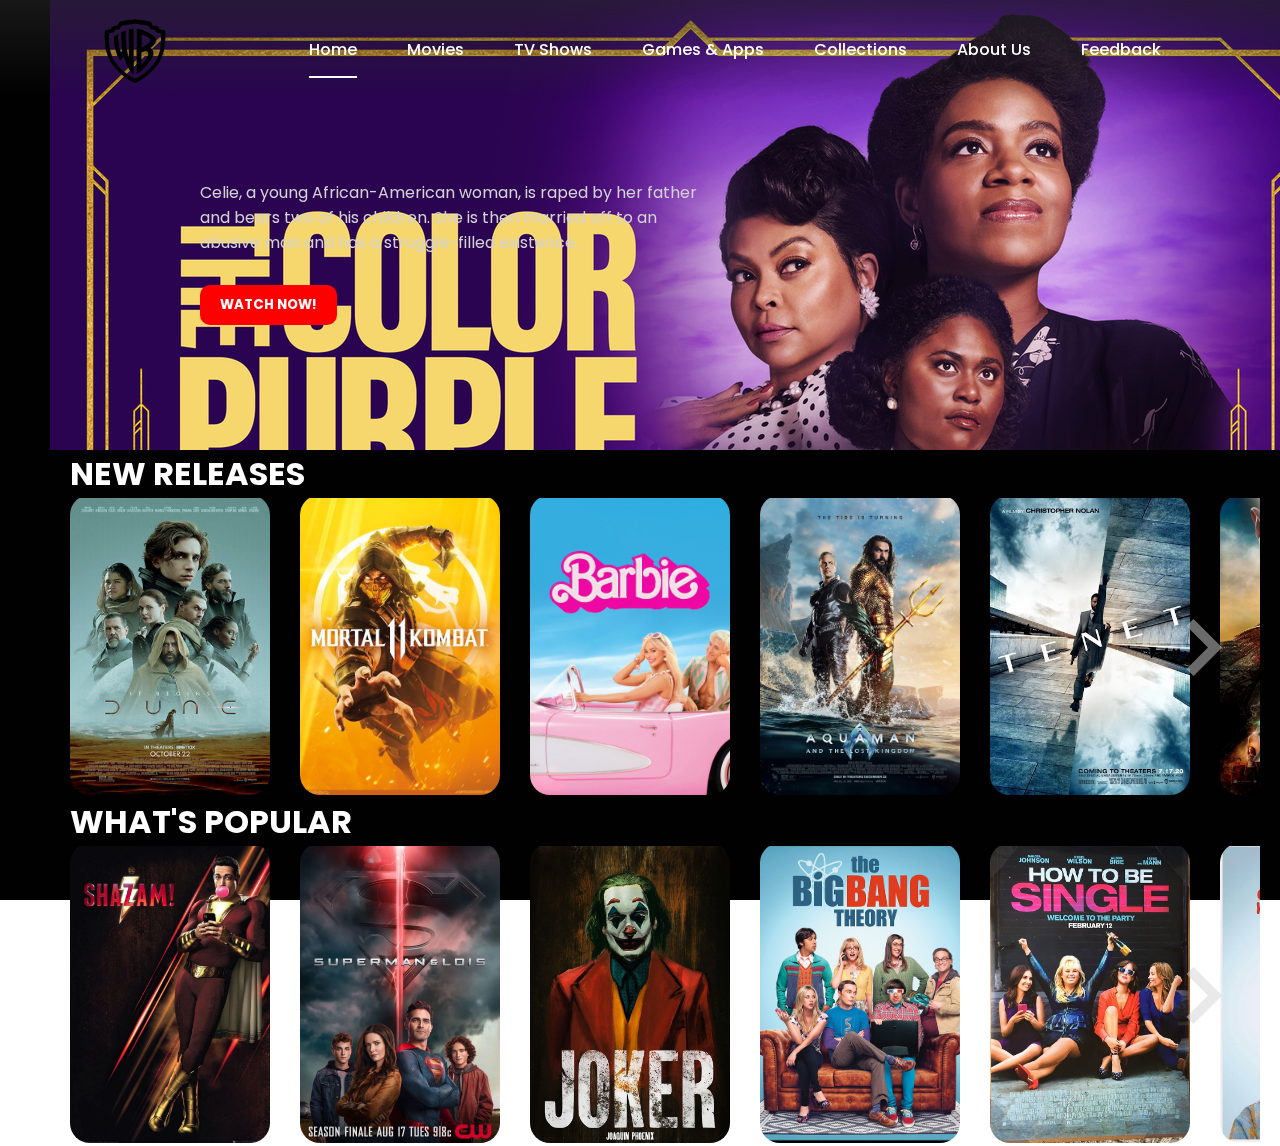
<file: index.html>
<!DOCTYPE html>
<html lang="en">
<head>
    <meta charset="UTF-8">
    <meta http-equiv="X-UA-Compatible" content="IE=edge">
    <meta name="viewport" content="width=device-width, initial-scale=1.0">
    <link href='https://unpkg.com/boxicons@2.1.4/css/boxicons.min.css' rel='stylesheet'>
    <link rel="icon" type="image/x-icon" href="cutouticon.png">
    <link rel="stylesheet" href="index2.css">
    <title>Warner Bros | Home</title>
</head>
<body>
    <div class="video-background">
        <video autoplay muted loop id="backgroundVideo">
            <source src="background.mp4" type="video/mp4">
        </video>
    </div>
    <div class="wrapper1">
        <nav class="nav">
            <div class="nav-logo">
                <img class="nav-logo" src="cutouticon.png" alt="logo" style="width: 80px; height: auto; position: absolute; margin-top: 19px;">
            </div>
            <div class="nav-menu" id="navMenu">
                <ul>
                    <li><a href="index.html" class="link active">Home</a></li>
                    <li><a href="movies.html" class="link">Movies</a></li>
                    <li><a href="tvshows.html" class="link ">TV Shows</a></li>
                     <li><a href="games&apps.html" class="link">Games & Apps</a></li>
                    <li><a href="collections.html" class="link">Collections</a></li>
                    <li><a href="aboutus.html" class="link">About Us</a></li>
                    <li><a href="feedback.html" class="link">Feedback</a></li>
                </ul>
            </div>
           
            <div class="nav-menu-btn">
                <i class="bx bx-menu" onclick="myMenuFunction()"></i>
            </div>
        </nav>
    </div>
    <div class="container">
        <div class="content-container">
            <div class="featured-content" style="background:url('thecolourpurple.jpg');">
                <p class="featured-desc">Celie, a young African-American woman, is raped by her father and bears two of his children. She is then married off to an abusive man and has a struggle-filled existence.</p>
                <button class="featured-button">WATCH NOW!</button>
            </div>
            <div class="movie-list-container">
                <h1 class="movie-list-title">NEW RELEASES</h1>
                <div class="movie-list-wrapper">
                    <div class="movie-list">
                        <div class="movie-list-item">
                            <img class="movie-list-item-img" src="dune2.jpg" alt="">
                            <span class="movie-list-item-title">Dune</span>
                            <p class="movie-list-item-desc">Paul Atreides arrives on Arrakis after his father accepts the stewardship of the dangerous planet. However, chaos ensues after a betrayal as forces clash to control melange, a precious resource.</p>
                           <button onclick="window.location.href='https://www.youtube.com/watch?v=n9xhJrPXop4'" class="movie-list-item-button">Watch</button>
                        </div>
                        <div class="movie-list-item">
                            <img class="movie-list-item-img" src="mk11.jpg" alt="">
                            <span class="movie-list-item-title">Mortal Kombat</span>
                            <p class="movie-list-item-desc">Cole Young, a washed-up MMA fighter, is chosen to join a team of champions in a high-stakes battle to prevent the Earth from being taken over by Outworld.</p>
                            <button class="movie-list-item-button">Watch</button>
                        </div>
                        <div class="movie-list-item">
                            <img class="movie-list-item-img" src="barbie.jpg" alt="">
                            <span class="movie-list-item-title">Barbie</span>
                            <p class="movie-list-item-desc">Barbie and Ken are having the time of their lives in the colorful and seemingly perfect world of Barbie Land. However, when they get a chance to go to the real world, they soon discover the joys and perils of living among humans.</p>
                            <button class="movie-list-item-button">Watch</button>
                        </div>
                        <div class="movie-list-item">
                            <img class="movie-list-item-img" src="aquaman2.jpg" alt="">
                            <span class="movie-list-item-title">Aquaman 2</span>
                            <p class="movie-list-item-desc">Half-human, half-Atlantean Arthur Curry must take his rightful place as the king of Atlantis and prevent a large-scale conflict from breaking out between the underwater kingdom and the surface world.</p>
                            <button class="movie-list-item-button">Watch</button>
                        </div>
                        <div class="movie-list-item">
                            <img class="movie-list-item-img" src="tenetfinal.jpg" alt="">
                            <span class="movie-list-item-title">Tenet</span>
                            <p class="movie-list-item-desc">Armed with only the word "Tenet," and fighting for the survival of the entire world, CIA operative, The Protagonist, journeys through a twilight world of international espionage on a global mission that unfolds beyond real time.</p>
                            <button class="movie-list-item-button">Watch</button>
                        </div>
                        <div class="movie-list-item">
                            <img class="movie-list-item-img" src="blackadam2.jpg" alt="">
                            <span class="movie-list-item-title">Black Adam</span>
                            <p class="movie-list-item-desc">After being granted with the divine power of the Egyptian Gods and spending almost 5000 years in a guardhouse, Black Adam is freed and he decides to unloose his own style of justice to the world.</p>
                           <button class="movie-list-item-button">Watch</button>
                        </div>
                        <div class="movie-list-item">
                            <img class="movie-list-item-img" src="wonka.jpeg" alt="">
                            <span class="movie-list-item-title">Wonka</span>
                            <p class="movie-list-item-desc">With dreams of opening a shop in a city renowned for its chocolate, a young and poor Willy Wonka discovers that the industry is run by a cartel of greedy chocolatiers.</p>
                            <button class="movie-list-item-button">Watch</button>
                        </div>
                        <div class="movie-list-item">
                            <img class="movie-list-item-img" src="spacejam.jpg" alt="">
                            <span class="movie-list-item-title">Space Jam</span>
                            <p class="movie-list-item-desc">LeBron James and his son, Dom, find themselves trapped in a virtual world. In order to get out, LeBron must team up with the Looney Tunes Squad and defeat an algorithm in a basketball match.</p>
                            <button class="movie-list-item-button">Watch</button>
                        </div>
                        <div class="movie-list-item">
                            <img class="movie-list-item-img" src="theflash.jpg" alt="">
                            <span class="movie-list-item-title">The Flash</span>
                            <p class="movie-list-item-desc">Barry Allen goes back in time to change the events of his past. However, as a result, the world is devoid of its superheroes.</p>
                            <button class="movie-list-item-button">Watch</button>
                        </div>
                         <div class="movie-list-item">
                            <img class="movie-list-item-img" src="rom2.jpg" alt="">
                            <span class="movie-list-item-title">A Star is Born</span>
                            <p class="movie-list-item-desc">After falling in love with struggling artist Ally, Jackson, a musician, coaxes her to follow her dreams, while he battles with alcoholism and his personal demons.</p>
                           <button class="movie-list-item-button">Watch</button>
                        </div>
                    </div>
                    <i class="bx bx-chevron-right arrow"></i>
                </div>
            </div>
            <div class="movie-list-container">
                <h1 class="movie-list-title">WHAT'S POPULAR</h1>
                
                <div class="movie-list-wrapper">
                    <div class="movie-list">
                        <div class="movie-list-item">
                            <img class="movie-list-item-img" src="sci2.webp" alt="">
                            <span class="movie-list-item-title">Shazam 2</span>
                            <p class="movie-list-item-desc">This latest entry in the Monsterverse franchise follows up the explosive showdown of Godzilla vs. Kong with an all-new cinematic adventure, pitting the almighty Kong and the fearsome Godzilla against a colossal undiscovered threat hidden within our world, challenging their very existence -- and our own.</p>
                            <button class="movie-list-item-button">Watch</button>
                        </div>
                        <div class="movie-list-item">
                            <img class="movie-list-item-img" src="tvshow4.jpg" alt="">
                            <span class="movie-list-item-title">Superman and Lois</span>
                            <p class="movie-list-item-desc">Married with two sons, Jonathan and Jordan, Clark Kent and Lois Lane head back to Smallville to reunite with their closest friends. Things take a turn when The Stranger wreaks havoc in their lives.</p>
                            <button class="movie-list-item-button">Watch</button>
                        </div>
                        <div class="movie-list-item">
                            <img class="movie-list-item-img" src="joker.jpg" alt="">
                            <span class="movie-list-item-title">Joker</span>
                            <p class="movie-list-item-desc">Arthur Fleck, a party clown, leads an impoverished life with his ailing mother. However, when society shuns him and brands him as a freak, he decides to embrace the life of crime and chaos.</p>
                            <button class="movie-list-item-button">Watch</button>
                        </div>
                        <div class="movie-list-item">
                            <img class="movie-list-item-img" src="tbbt.jpg" alt="">
                            <span class="movie-list-item-title">TBBT</span>
                            <p class="movie-list-item-desc">The Big Bang Theory is an American television sitcom created by Chuck Lorre and Bill Prady, both of whom served as executive producers on the series, along with Steven Molaro. All three also served as head writers.</p>
                            <button class="movie-list-item-button">Watch</button>
                        </div>
                        <div class="movie-list-item">
                            <img class="movie-list-item-img" src="rom1.jpg" alt="">
                            <span class="movie-list-item-title">How to Be Single</span>
                            <p class="movie-list-item-desc">Alice moves to New York and befriends Robin, her carefree co-worker. Together, they go in search of different ideas about love and relationships by living a single life.</p>
                            <button class="movie-list-item-button">Watch</button>
                        </div>
                        <div class="movie-list-item">
                            <img class="movie-list-item-img" src="tvshow9.jpg" alt="">
                            <span class="movie-list-item-title">Young Sheldon</span>
                            <p class="movie-list-item-desc">Sheldon Cooper, a bona fide genius, has been promoted four grades. Meanwhile, he struggles to fit in with his unintellectual family in Texas.</p>
                            <button class="movie-list-item-button">Watch</button>
                        </div>
                        <div class="movie-list-item">
                            <img class="movie-list-item-img" src="tvshow8.jpg" alt="">
                            <span class="movie-list-item-title">You</span>
                            <p class="movie-list-item-desc">What would you do for love? For Joe, an intense young man who frequently becomes smitten with beautiful, smart women, this question is put to the test. A charming yet awkward crush becomes something more sinister when love turns into obsession for Joe.</p>
                            <button onclick="window.location.href='https://www.google.com'" class="movie-list-item-button">Watch</button>
                        </div>
                        <div class="movie-list-item">
                            <img class="movie-list-item-img" src="elvis.jpg" alt="">
                            <span class="movie-list-item-title">Elvis</span>
                            <p class="movie-list-item-desc">Whilst on a mission to transform the mainstream rock and roll culture of the USA, singer Elvis Presley uses his fame to highlight racism within the country.</p>
                            <button onclick="window.location.href='https://www.google.com'" class="movie-list-item-button">Watch</button>
                        </div>
                        <div class="movie-list-item">
                            <img class="movie-list-item-img" src="suicidesquad.jpg" alt="">
                            <span class="movie-list-item-title">Suicide Squad</span>
                            <p class="movie-list-item-desc">Amanda Waller assembles a team of imprisoned supervillains to execute dangerous black-ops missions. When an ancient witch threatens to destroy mankind, the squad is tasked with stopping her.</p>
                            <button onclick="window.location.href='https://www.google.com'" class="movie-list-item-button">Watch</button>
                        </div>
                        <div class="movie-list-item">
                            <img class="movie-list-item-img" src="ani1.jpg" alt="">
                            <span class="movie-list-item-title">DC League of Super-Pets</span>
                            <p class="movie-list-item-desc">When Superman and the rest of the league get kidnapped by Lex Luthor, it is up to Superdog Krypto to rescue them. He finds a group of shelter pets with superpowers and convinces them to help him.</p>
                            <button onclick="window.location.href='https://www.google.com'" class="movie-list-item-button">Watch</button>
                        </div>
                    </div>
                    <i class="bx bx-chevron-right arrow"></i>
                </div>
            </div>
        </div>
    </div>
    <script src="index2.js"></script>
</body>
</html>
</file>
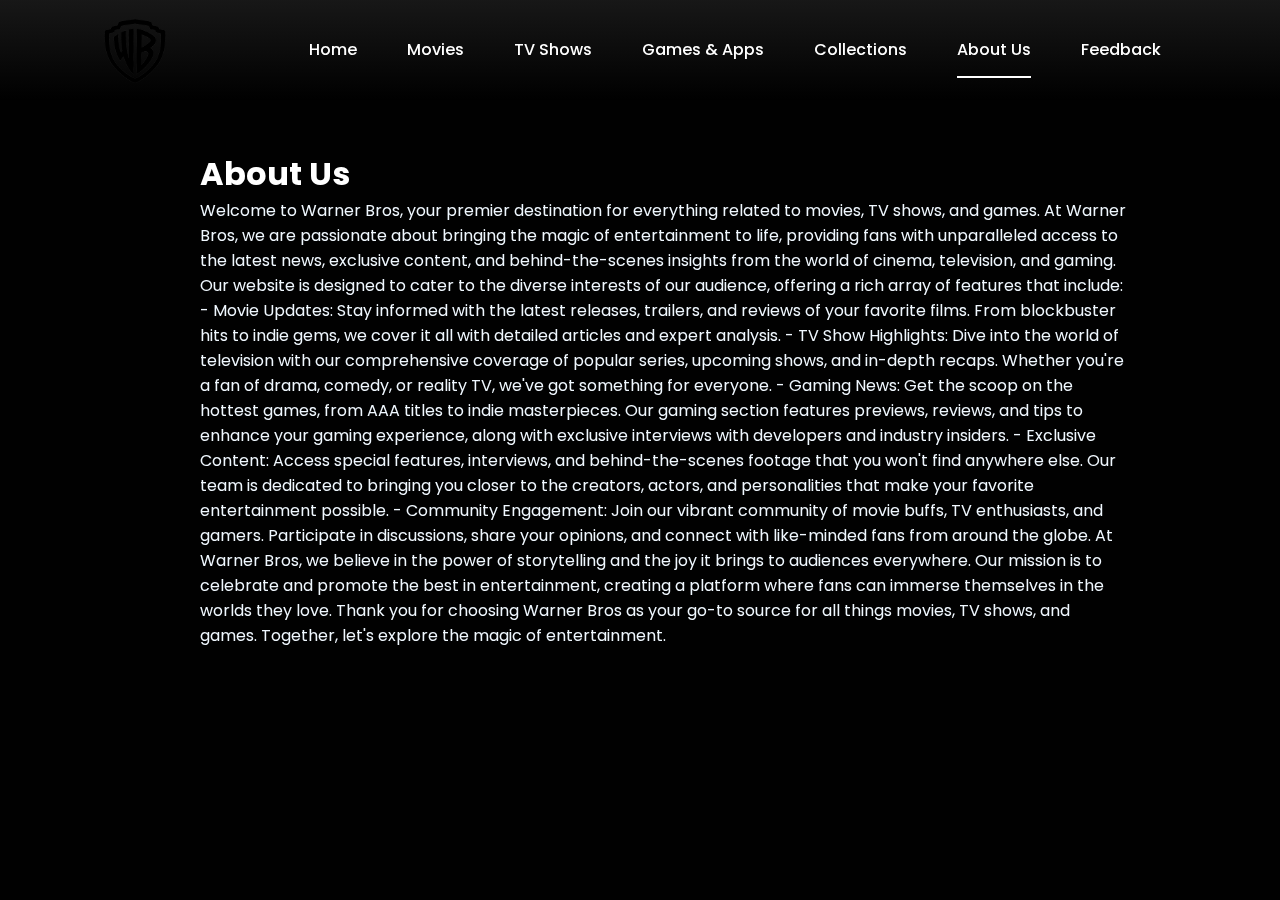
<file: aboutus.html>
<!DOCTYPE html>
<html lang="en">
<head>
    <meta charset="UTF-8">
    <meta http-equiv="X-UA-Compatible" content="IE=edge">
    <meta name="viewport" content="width=device-width, initial-scale=1.0">
    <link href='https://unpkg.com/boxicons@2.1.4/css/boxicons.min.css' rel='stylesheet'>
    <link rel="icon" type="image/x-icon" href="cutouticon.png">
    <link rel="stylesheet" href="index2.css">
    <title>Warner Bros | About Us</title>
</head>
<body>
     <div class="video-background">
        <video autoplay muted loop id="backgroundVideo">
            <source src="background.mp4" type="video/mp4">
        </video>
    </div>
 <div class="wrapper1">
        <nav class="nav">
            <div class="nav-logo">
                <img class="nav-logo" src="cutouticon.png" alt="logo" style="width: 80px; height: auto; position: absolute; margin-top: 19px;">
            </div>
            <div class="nav-menu" id="navMenu">
                <ul>
                    <li><a href="index.html" class="link">Home</a></li>
                    <li><a href="movies.html" class="link">Movies</a></li>
                    <li><a href="tvshows.html" class="link">TV Shows</a></li>
                    <li><a href="games&apps.html" class="link">Games & Apps</a></li>
                    <li><a href="collections.html" class="link">Collections</a></li>
                    <li><a href="aboutus.html" class="link active">About Us</a></li>
                    <li><a href="feedback.html" class="link">Feedback</a></li>
                </ul>
            </div>
           
         
        </nav>
    </div>
    <div class="container">
    <div class="container">
        <div class="content-container">
            <div class="featured-content">
                <h1>About Us</h1>
                <p style="color: aliceblue;">
            
                    Welcome to Warner Bros, your premier destination for everything related to movies, TV shows, and games. At Warner Bros, we are passionate about bringing the magic of entertainment to life, providing fans with unparalleled access to the latest news, exclusive content, and behind-the-scenes insights from the world of cinema, television, and gaming.
                    
                    Our website is designed to cater to the diverse interests of our audience, offering a rich array of features that include:
                    - Movie Updates: Stay informed with the latest releases, trailers, and reviews of your favorite films. From blockbuster hits to indie gems, we cover it all with detailed articles and expert analysis.
                    - TV Show Highlights: Dive into the world of television with our comprehensive coverage of popular series, upcoming shows, and in-depth recaps. Whether you're a fan of drama, comedy, or reality TV, we've got something for everyone.
                    - Gaming News: Get the scoop on the hottest games, from AAA titles to indie masterpieces. Our gaming section features previews, reviews, and tips to enhance your gaming experience, along with exclusive interviews with developers and industry insiders.
                    - Exclusive Content: Access special features, interviews, and behind-the-scenes footage that you won't find anywhere else. Our team is dedicated to bringing you closer to the creators, actors, and personalities that make your favorite entertainment possible.
                    - Community Engagement: Join our vibrant community of movie buffs, TV enthusiasts, and gamers. Participate in discussions, share your opinions, and connect with like-minded fans from around the globe.
                    
                    At Warner Bros, we believe in the power of storytelling and the joy it brings to audiences everywhere. Our mission is to celebrate and promote the best in entertainment, creating a platform where fans can immerse themselves in the worlds they love. Thank you for choosing Warner Bros as your go-to source for all things movies, TV shows, and games. Together, let's explore the magic of entertainment.</p>
              
            </div>
    </div>
</body>
</html>
</file>
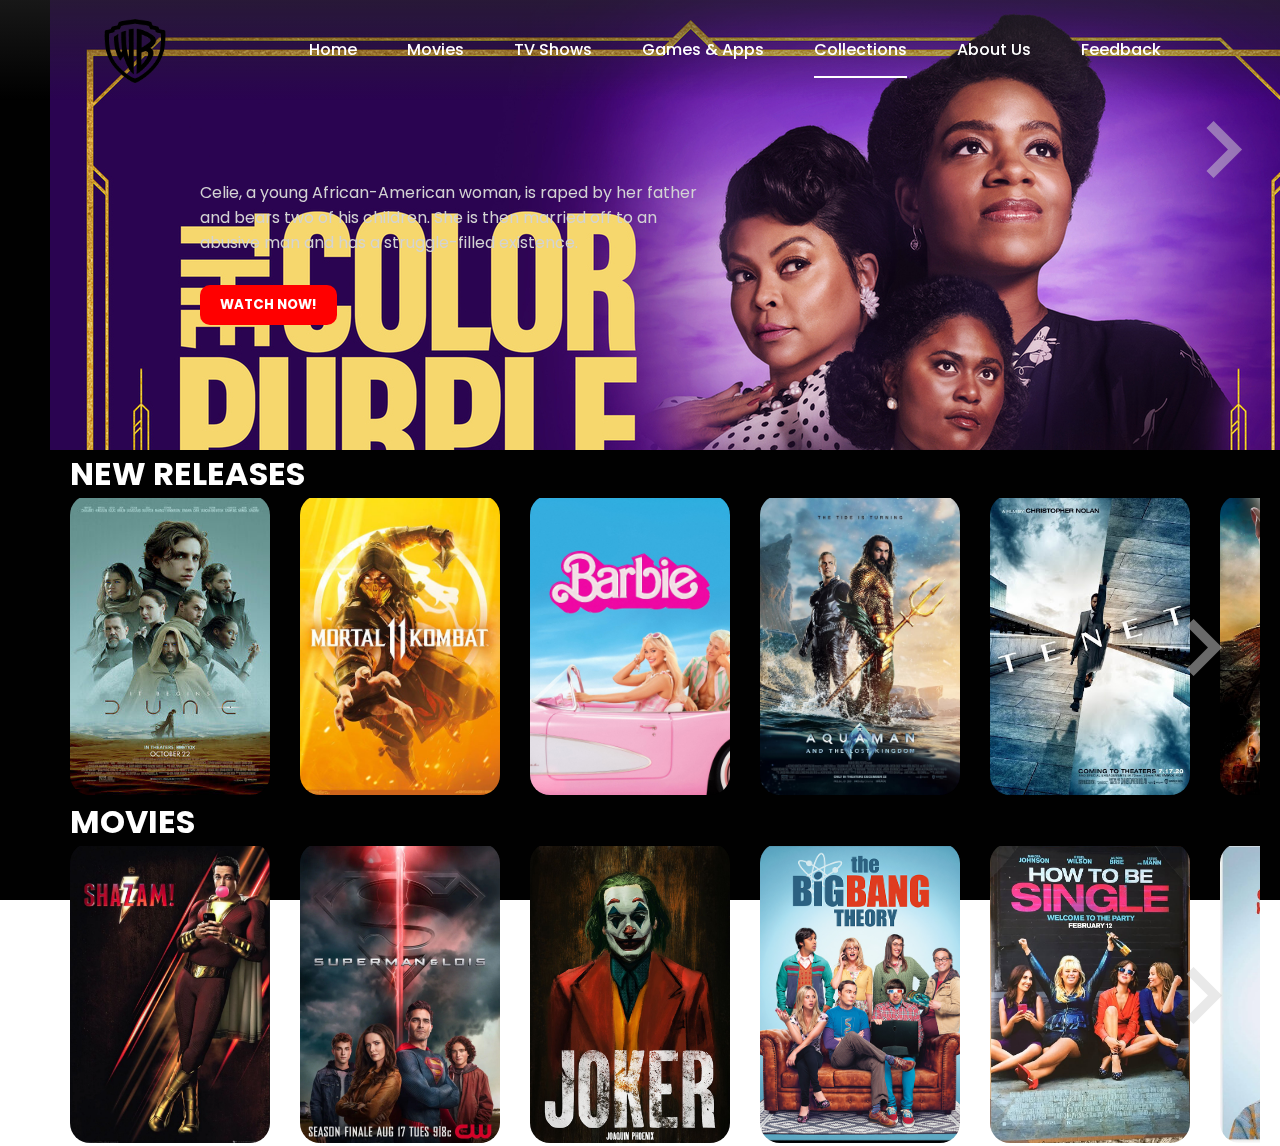
<file: collections.html>
<!DOCTYPE html>
<html lang="en">
<head>
    <meta charset="UTF-8">
    <meta http-equiv="X-UA-Compatible" content="IE=edge">
    <meta name="viewport" content="width=device-width, initial-scale=1.0">
    <link href='https://unpkg.com/boxicons@2.1.4/css/boxicons.min.css' rel='stylesheet'>
    <link rel="icon" type="image/x-icon" href="cutouticon.png">
    <link rel="stylesheet" href="index2.css">
    <title>Warner Bros | Collections </title>
</head>
<body>
    <div class="video-background">
        <video autoplay muted loop id="backgroundVideo">
            <source src="background.mp4" type="video/mp4">
        </video>
    </div>
    <div class="wrapper1">
        <nav class="nav">
            <div class="nav-logo">
                <img class="nav-logo" src="cutouticon.png" alt="logo" style="width: 80px; height: auto; position: absolute; margin-top: 19px;">
            </div>
            <div class="nav-menu" id="navMenu">
                <ul>
                    <li><a href="index.html" class="link">Home</a></li>
                    <li><a href="movies.html" class="link">Movies</a></li>
                    <li><a href="tvshows.html" class="link">TV Shows</a></li>
                    <li><a href="games&apps.html" class="link">Games & Apps</a></li>
                    <li><a href="collections.html" class="link active">Collections</a></li>
                    <li><a href="aboutus.html" class="link">About Us</a></li>
                    <li><a href="feedback.html" class="link">Feedback</a></li>
                </ul>
            </div>
           
         
        </nav>
    </div>
     <div class="container">
        <div class="content-container">
            <div class="featured-content" style="background:url('thecolourpurple.jpg');">
                <p class="featured-desc">Celie, a young African-American woman, is raped by her father and bears two of his children. She is then married off to an abusive man and has a struggle-filled existence.</p>
                <button class="featured-button">WATCH NOW!</button>
            </div>
            <div class="movie-list-container">
                <h1 class="movie-list-title">NEW RELEASES</h1>
                <div class="movie-list-wrapper">
                    <div class="movie-list">
                        <div class="movie-list-item">
                            <img class="movie-list-item-img" src="dune2.jpg" alt="">
                            <span class="movie-list-item-title">Dune</span>
                            <p class="movie-list-item-desc">Paul Atreides arrives on Arrakis after his father accepts the stewardship of the dangerous planet. However, chaos ensues after a betrayal as forces clash to control melange, a precious resource.</p>
                           <button onclick="window.location.href='https://www.youtube.com/watch?v=n9xhJrPXop4'" class="movie-list-item-button">Watch</button>
                        </div>
                        <div class="movie-list-item">
                            <img class="movie-list-item-img" src="mk11.jpg" alt="">
                            <span class="movie-list-item-title">Mortal Kombat</span>
                            <p class="movie-list-item-desc">Cole Young, a washed-up MMA fighter, is chosen to join a team of champions in a high-stakes battle to prevent the Earth from being taken over by Outworld.</p>
                            <button class="movie-list-item-button">Watch</button>
                        </div>
                        <div class="movie-list-item">
                            <img class="movie-list-item-img" src="barbie.jpg" alt="">
                            <span class="movie-list-item-title">Barbie</span>
                            <p class="movie-list-item-desc">Barbie and Ken are having the time of their lives in the colorful and seemingly perfect world of Barbie Land. However, when they get a chance to go to the real world, they soon discover the joys and perils of living among humans.</p>
                            <button class="movie-list-item-button">Watch</button>
                        </div>
                        <div class="movie-list-item">
                            <img class="movie-list-item-img" src="aquaman2.jpg" alt="">
                            <span class="movie-list-item-title">Aquaman 2</span>
                            <p class="movie-list-item-desc">Half-human, half-Atlantean Arthur Curry must take his rightful place as the king of Atlantis and prevent a large-scale conflict from breaking out between the underwater kingdom and the surface world.</p>
                            <button class="movie-list-item-button">Watch</button>
                        </div>
                        <div class="movie-list-item">
                            <img class="movie-list-item-img" src="tenetfinal.jpg" alt="">
                            <span class="movie-list-item-title">Tenet</span>
                            <p class="movie-list-item-desc">Armed with only the word "Tenet," and fighting for the survival of the entire world, CIA operative, The Protagonist, journeys through a twilight world of international espionage on a global mission that unfolds beyond real time.</p>
                            <button class="movie-list-item-button">Watch</button>
                        </div>
                        <div class="movie-list-item">
                            <img class="movie-list-item-img" src="blackadam2.jpg" alt="">
                            <span class="movie-list-item-title">Black Adam</span>
                            <p class="movie-list-item-desc">After being granted with the divine power of the Egyptian Gods and spending almost 5000 years in a guardhouse, Black Adam is freed and he decides to unloose his own style of justice to the world.</p>
                           <button class="movie-list-item-button">Watch</button>
                        </div>
                        <div class="movie-list-item">
                            <img class="movie-list-item-img" src="wonka.jpeg" alt="">
                            <span class="movie-list-item-title">Wonka</span>
                            <p class="movie-list-item-desc">With dreams of opening a shop in a city renowned for its chocolate, a young and poor Willy Wonka discovers that the industry is run by a cartel of greedy chocolatiers.</p>
                            <button class="movie-list-item-button">Watch</button>
                        </div>
                        <div class="movie-list-item">
                            <img class="movie-list-item-img" src="spacejam.jpg" alt="">
                            <span class="movie-list-item-title">Space Jam</span>
                            <p class="movie-list-item-desc">LeBron James and his son, Dom, find themselves trapped in a virtual world. In order to get out, LeBron must team up with the Looney Tunes Squad and defeat an algorithm in a basketball match.</p>
                            <button class="movie-list-item-button">Watch</button>
                        </div>
                        <div class="movie-list-item">
                            <img class="movie-list-item-img" src="theflash.jpg" alt="">
                            <span class="movie-list-item-title">The Flash</span>
                            <p class="movie-list-item-desc">Barry Allen goes back in time to change the events of his past. However, as a result, the world is devoid of its superheroes.</p>
                            <button class="movie-list-item-button">Watch</button>
                        </div>
                         <div class="movie-list-item">
                            <img class="movie-list-item-img" src="rom2.jpg" alt="">
                            <span class="movie-list-item-title">A Star is Born</span>
                            <p class="movie-list-item-desc">After falling in love with struggling artist Ally, Jackson, a musician, coaxes her to follow her dreams, while he battles with alcoholism and his personal demons.</p>
                           <button class="movie-list-item-button">Watch</button>
                        </div>
                    </div>
                    <i class="bx bx-chevron-right arrow"></i>
                </div>
            </div>
            <div class="movie-list-container">
                <h1 class="movie-list-title">MOVIES</h1>
                
                <div class="movie-list-wrapper">
                    <div class="movie-list">
                        <div class="movie-list-item">
                            <img class="movie-list-item-img" src="sci2.webp" alt="">
                            <span class="movie-list-item-title">Shazam 2</span>
                            <p class="movie-list-item-desc">This latest entry in the Monsterverse franchise follows up the explosive showdown of Godzilla vs. Kong with an all-new cinematic adventure, pitting the almighty Kong and the fearsome Godzilla against a colossal undiscovered threat hidden within our world, challenging their very existence -- and our own.</p>
                            <button class="movie-list-item-button">Watch</button>
                        </div>
                        <div class="movie-list-item">
                            <img class="movie-list-item-img" src="tvshow4.jpg" alt="">
                            <span class="movie-list-item-title">Superman and Lois</span>
                            <p class="movie-list-item-desc">Married with two sons, Jonathan and Jordan, Clark Kent and Lois Lane head back to Smallville to reunite with their closest friends. Things take a turn when The Stranger wreaks havoc in their lives.</p>
                            <button class="movie-list-item-button">Watch</button>
                        </div>
                        <div class="movie-list-item">
                            <img class="movie-list-item-img" src="joker.jpg" alt="">
                            <span class="movie-list-item-title">Joker</span>
                            <p class="movie-list-item-desc">Arthur Fleck, a party clown, leads an impoverished life with his ailing mother. However, when society shuns him and brands him as a freak, he decides to embrace the life of crime and chaos.</p>
                            <button class="movie-list-item-button">Watch</button>
                        </div>
                        <div class="movie-list-item">
                            <img class="movie-list-item-img" src="tbbt.jpg" alt="">
                            <span class="movie-list-item-title">TBBT</span>
                            <p class="movie-list-item-desc">The Big Bang Theory is an American television sitcom created by Chuck Lorre and Bill Prady, both of whom served as executive producers on the series, along with Steven Molaro. All three also served as head writers.</p>
                            <button class="movie-list-item-button">Watch</button>
                        </div>
                        <div class="movie-list-item">
                            <img class="movie-list-item-img" src="rom1.jpg" alt="">
                            <span class="movie-list-item-title">How to Be Single</span>
                            <p class="movie-list-item-desc">Alice moves to New York and befriends Robin, her carefree co-worker. Together, they go in search of different ideas about love and relationships by living a single life.</p>
                            <button class="movie-list-item-button">Watch</button>
                        </div>
                        <div class="movie-list-item">
                            <img class="movie-list-item-img" src="tvshow9.jpg" alt="">
                            <span class="movie-list-item-title">Young Sheldon</span>
                            <p class="movie-list-item-desc">Sheldon Cooper, a bona fide genius, has been promoted four grades. Meanwhile, he struggles to fit in with his unintellectual family in Texas.</p>
                            <button class="movie-list-item-button">Watch</button>
                        </div>
                        <div class="movie-list-item">
                            <img class="movie-list-item-img" src="tvshow8.jpg" alt="">
                            <span class="movie-list-item-title">You</span>
                            <p class="movie-list-item-desc">What would you do for love? For Joe, an intense young man who frequently becomes smitten with beautiful, smart women, this question is put to the test. A charming yet awkward crush becomes something more sinister when love turns into obsession for Joe.</p>
                            <button onclick="window.location.href='https://www.google.com'" class="movie-list-item-button">Watch</button>
                        </div>
                        <div class="movie-list-item">
                            <img class="movie-list-item-img" src="elvis.jpg" alt="">
                            <span class="movie-list-item-title">Elvis</span>
                            <p class="movie-list-item-desc">Whilst on a mission to transform the mainstream rock and roll culture of the USA, singer Elvis Presley uses his fame to highlight racism within the country.</p>
                            <button onclick="window.location.href='https://www.google.com'" class="movie-list-item-button">Watch</button>
                        </div>
                        <div class="movie-list-item">
                            <img class="movie-list-item-img" src="suicidesquad.jpg" alt="">
                            <span class="movie-list-item-title">Suicide Squad</span>
                            <p class="movie-list-item-desc">Amanda Waller assembles a team of imprisoned supervillains to execute dangerous black-ops missions. When an ancient witch threatens to destroy mankind, the squad is tasked with stopping her.</p>
                            <button onclick="window.location.href='https://www.google.com'" class="movie-list-item-button">Watch</button>
                        </div>
                        <div class="movie-list-item">
                            <img class="movie-list-item-img" src="ani1.jpg" alt="">
                            <span class="movie-list-item-title">DC League of Super-Pets</span>
                            <p class="movie-list-item-desc">When Superman and the rest of the league get kidnapped by Lex Luthor, it is up to Superdog Krypto to rescue them. He finds a group of shelter pets with superpowers and convinces them to help him.</p>
                            <button onclick="window.location.href='https://www.google.com'" class="movie-list-item-button">Watch</button>
                        </div>
                    </div>
                    <i class="bx bx-chevron-right arrow"></i>
                </div>
            </div>
        </div>
    </div>
                    <i class="bx bx-chevron-right arrow"></i>
                </div>
            </div>
    </div>
    <script src="index2.js"></script>
</body>
</html>
</file>
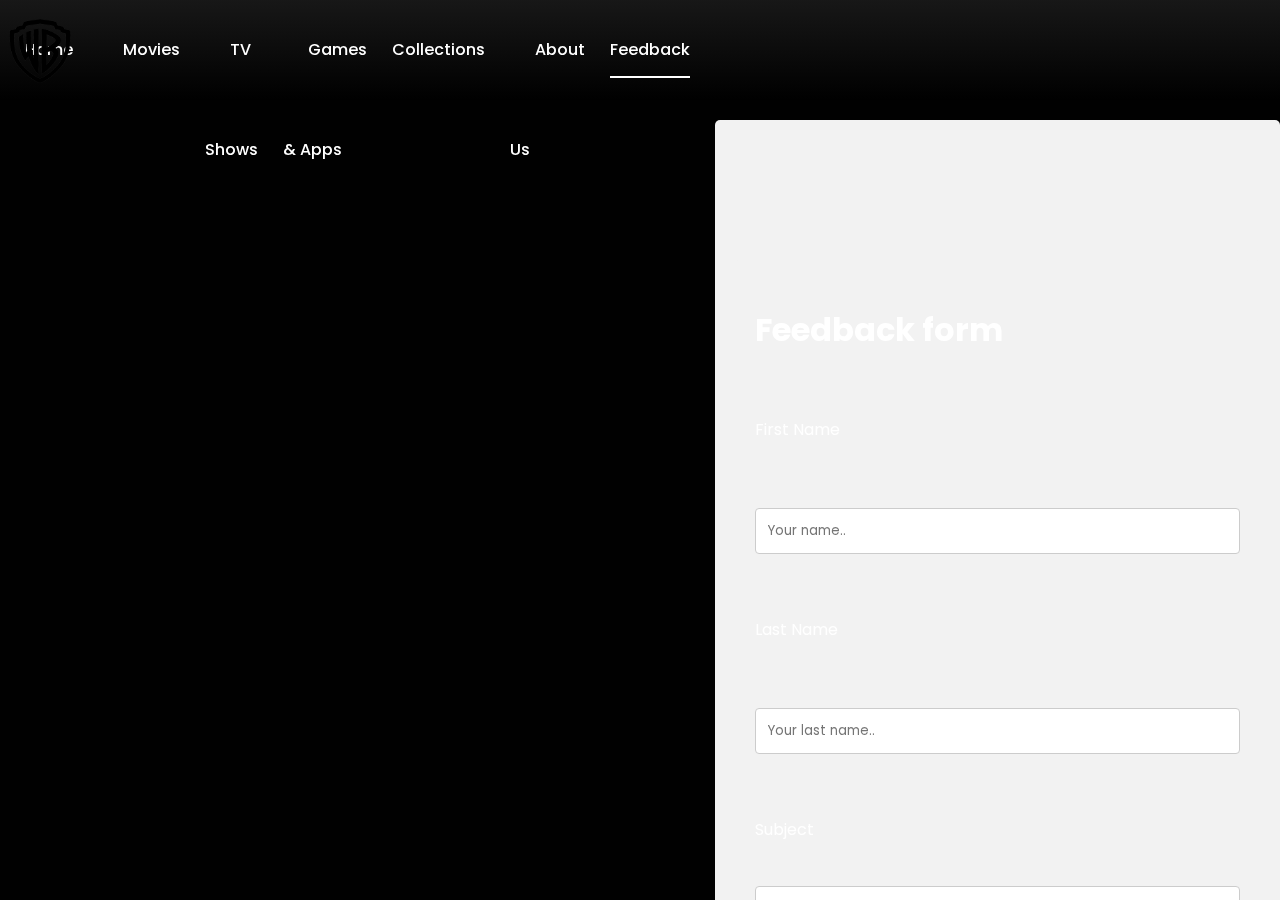
<file: feedback.html>
<!DOCTYPE html>
<html lang="en">
<head>
    <meta charset="UTF-8">
    <meta http-equiv="X-UA-Compatible" content="IE=edge">
    <meta name="viewport" content="width=device-width, initial-scale=1.0">
    <link href='https://unpkg.com/boxicons@2.1.4/css/boxicons.min.css' rel='stylesheet'>
    <link rel="icon" type="image/x-icon" href="cutouticon.png">
    <link rel="stylesheet" href="feedback.css">
    <title>Warner Bros | Feedback</title>
</head>
<body>
    <div class="video-background">
        <video autoplay muted loop id="backgroundVideo">
            <source src="background.mp4" type="video/mp4">
        </video>
    </div>
    <div class="wrapper1">
        <nav class="nav">
            <div class="nav-logo">
                <img class="nav-logo" src="cutouticon.png" alt="logo" style="width: 80px; height: auto; position: absolute; margin-top: 19px;">
            </div>
            <div class="nav-menu" id="navMenu">
                <ul>
                    <li><a href="index22.html" class="link">Home</a></li>
                    <li><a href="movies.html" class="link">Movies</a></li>
                    <li><a href="tvshows.html" class="link ">TV Shows</a></li>
                   <li><a href="games&apps.html" class="link">Games & Apps</a></li>
                    <li><a href="collections.html" class="link">Collections</a></li>
                    <li><a href="aboutus.html" class="link">About Us</a></li>
                    <li><a href="feedback.html" class="link active">Feedback</a></li>
                </ul>
            </div>

</head>
<body>

 <div class="container">
    <div class="container">
        <div class="content-container">
            <div class="featured-content">
                <h1>Feedback form</h1>
                <form action="feedbackinfo.html">
    <label for="fname">First Name</label>
    <input type="text" id="fname" name="firstname" placeholder="Your name..">

    <label for="lname">Last Name</label>
    <input type="text" id="lname" name="lastname" placeholder="Your last name..">

    <label for="subject">Subject</label>
    <textarea id="subject" name="subject" placeholder="Write something.." style="height:200px"></textarea>

    <input type="submit" value="Submit">
  </form>
              
            </div>
    </div>
</body>
</html>
</file>
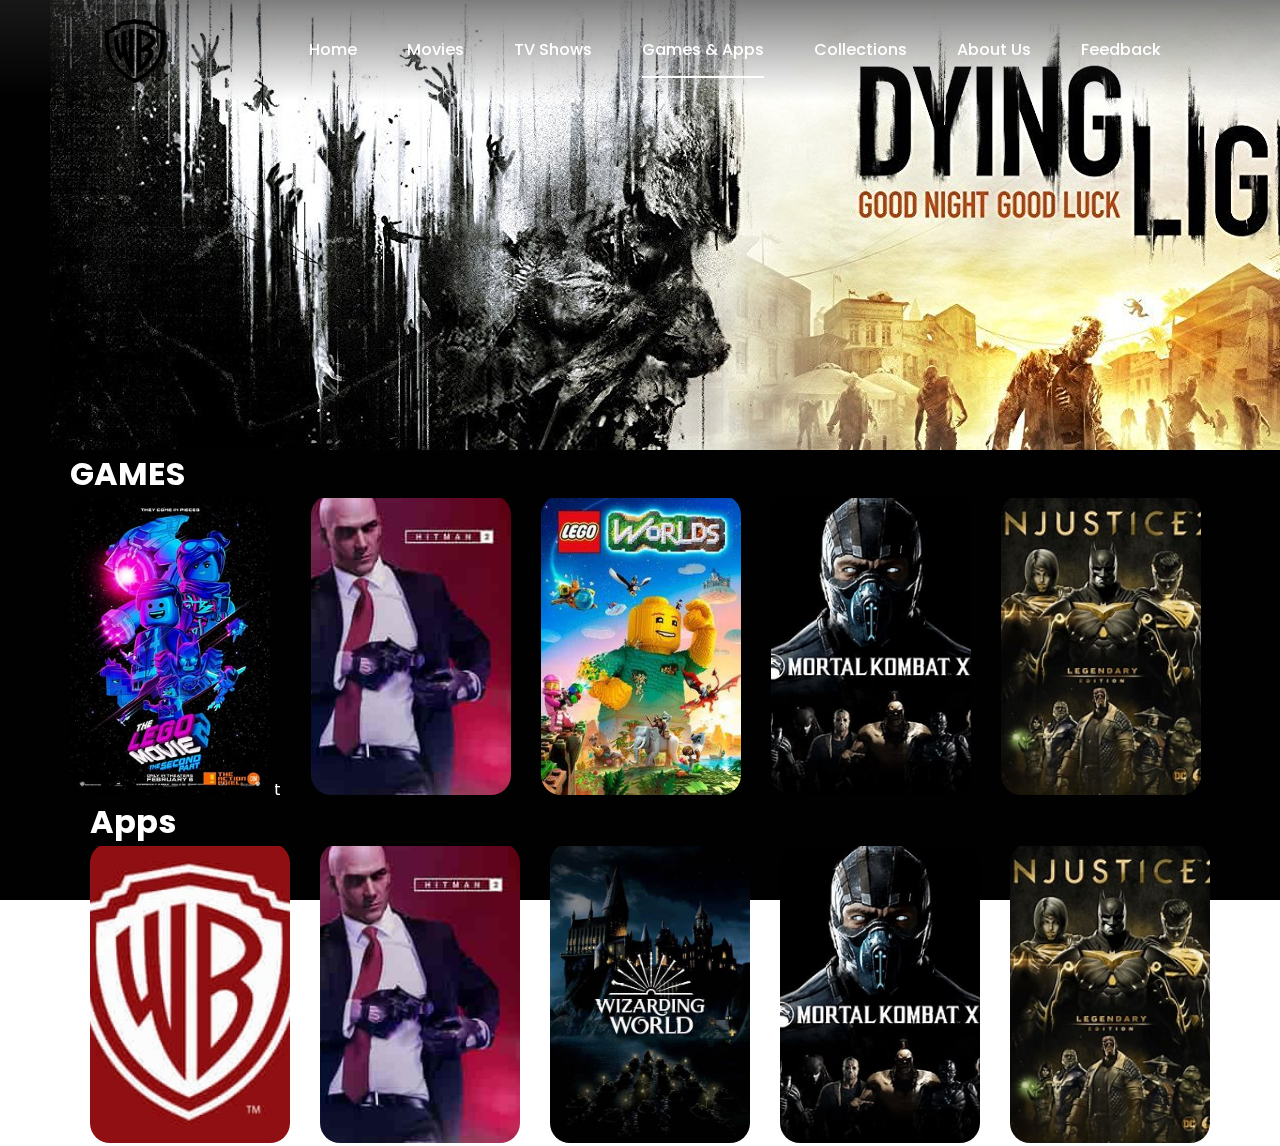
<file: games&apps.html>
<!DOCTYPE html>
<html lang="en">
<head>
    <meta charset="UTF-8">
    <meta http-equiv="X-UA-Compatible" content="IE=edge">
    <meta name="viewport" content="width=device-width, initial-scale=1.0">
    <link href='https://unpkg.com/boxicons@2.1.4/css/boxicons.min.css' rel='stylesheet'>
    <link rel="icon" type="image/x-icon" href="cutouticon.png">
    <link rel="stylesheet" href="index2.css">
    <title>Warner Bros | Games & Apps</title>
</head>
<body>
    <div class="video-background">
        <video autoplay muted loop id="backgroundVideo">
            <source src="background.mp4" type="video/mp4">
        </video>
    </div>
    <div class="wrapper1">
        <nav class="nav">
            <div class="nav-logo">
                <img class="nav-logo" src="cutouticon.png" alt="logo" style="width: 80px; height: auto; position: absolute; margin-top: 19px;">
            </div>
            <div class="nav-menu" id="navMenu">
                <ul>
                    <li><a href="index.html" class="link">Home</a></li>
                    <li><a href="movies.html" class="link">Movies</a></li>
                    <li><a href="tvshows.html" class="link">TV Shows</a></li>
                    <li><a href="games&apps.html" class="link active">Games & Apps</a></li>
                    <li><a href="collections.html" class="link">Collections</a></li>
                    <li><a href="aboutus.html" class="link">About Us</a></li>
                    <li><a href="feedback.html" class="link">Feedback</a></li>
                </ul>
            </div>
           
         
        </nav>
    </div>
    <div class="container">
        <div class="content-container">
            <div class="featured-content" style="background: url('dyinglight.jpg');">
                 <button onclick="window.location.href='https://www.youtube.com/watch?v=3zeUJaGxe14'" class="movie-list-item-button">Watch</button>
            </div>
            <div class="movie-list-container">
                <h1 class="movie-list-title">GAMES</h1>
                <div class="movie-list-wrapper">
                    <div class="movie-list">
                        <div class="movie-list-item">
                            <img class="movie-list-item-img" src="lego.jpeg" alt="">
                            <span class="movie-list-item-title">Lego Movie 2 Game</span>t
                           <button onclick="window.location.href='https://www.youtube.com/watch?v=9lKa6hqd7Tc'" class="movie-list-item-button">More info</button>
                        </div>
                        <div class="movie-list-item">
                            <img class="movie-list-item-img" src="hitman.jpeg" alt="">
                            <span class="movie-list-item-title">Hitman 2</span> 
                            <button class="movie-list-item-button">More info</button>
                            </div>
                            <div class="movie-list-item">
                                <img class="movie-list-item-img" src="legow.jpeg" alt="">
                                <span class="movie-list-item-title">Lego Worlds</span>
                                
                                <button class="movie-list-item-button">More info</button>
                            </div>
                            <div class="movie-list-item">
                                <img class="movie-list-item-img" src="mkxl.jpeg" alt="">
                                <span class="movie-list-item-title"> Mortal Kombat XL</span>
                             <button class="movie-list-item-button">More info</button>
                            </div>
                        <div class="movie-list-item">
                            <img class="movie-list-item-img" src="ij2.jpeg" alt="">
                            <span class="movie-list-item-title">Injustice 2</span>
                            
                            <button class="movie-list-item-button">More info</button>
                        </div>
                       
                    </div>
                       <div class="movie-list-container">
                <h1 class="movie-list-title">Apps</h1>
                <div class="movie-list-wrapper">
                    <div class="movie-list">
                        <div class="movie-list-item">
                            <img class="movie-list-item-img" src="wb.jpg" alt="">
                            <span class="movie-list-item-title"> WB Studio Tour</span>
                           <button onclick="window.location.href='https://www.youtube.com/watch?v=9lKa6hqd7Tc'" class="movie-list-item-button">More info</button>
                        </div>
                        <div class="movie-list-item">
                            <img class="movie-list-item-img" src="hitman.jpeg" alt="">
                            <span class="movie-list-item-title">DC Universe Infinite </span> 
                            <button class="movie-list-item-button">More info</button>
                            </div>
                            <div class="movie-list-item">
                                <img class="movie-list-item-img" src="wiz.jpeg" alt="">
                                <span class="movie-list-item-title">Wizarding World</span>
                                
                                <button class="movie-list-item-button">More info</button>
                            </div>
                            <div class="movie-list-item">
                                <img class="movie-list-item-img" src="mkxl.jpeg" alt="">
                                <span class="movie-list-item-title"> Mortal Kombat XL</span>
                             <button class="movie-list-item-button">More info</button>
                            </div>
                        <div class="movie-list-item">
                            <img class="movie-list-item-img" src="ij2.jpeg" alt="">
                            <span class="movie-list-item-title">Injustice 2</span>
                            
                            <button class="movie-list-item-button">More info</button>
                        </div>
                       
                    </div>
                </div>
            </div>
    </div>
    <script src="index2.js"></script>
</body>
</html>
</file>
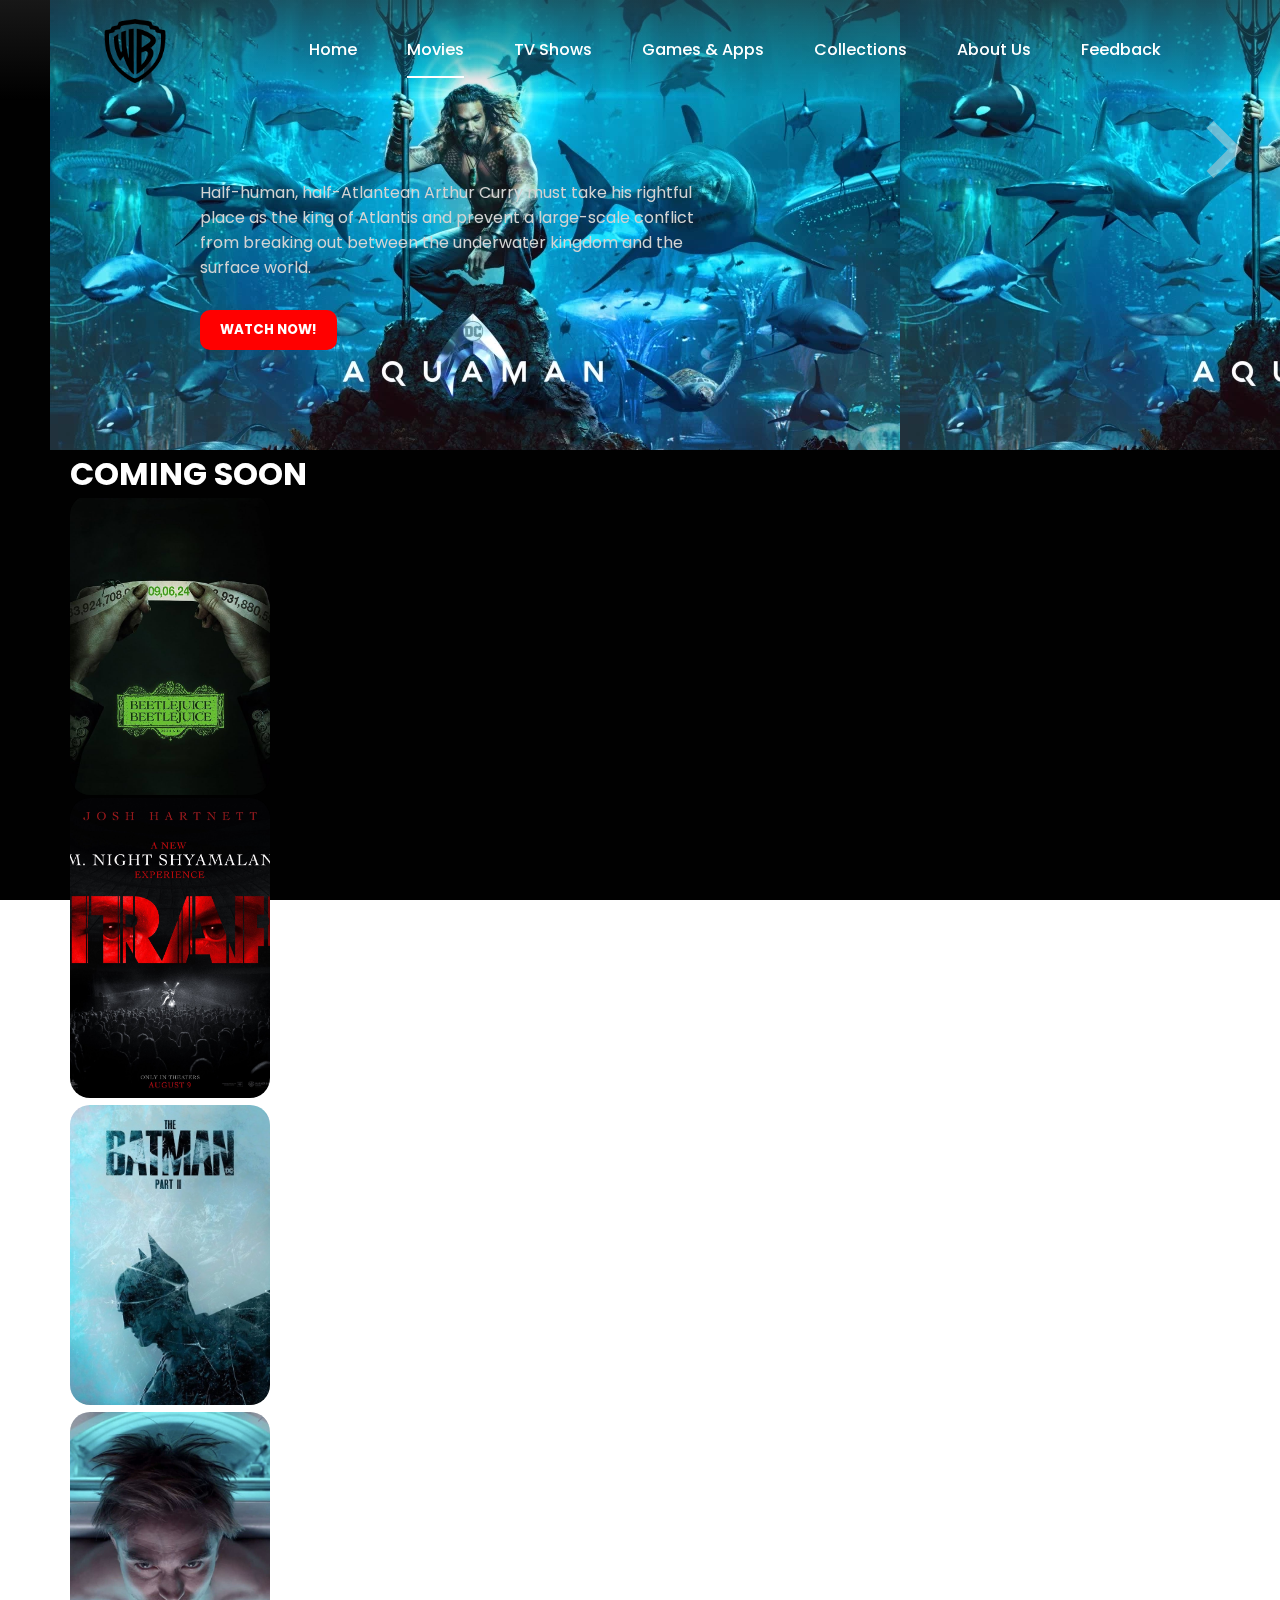
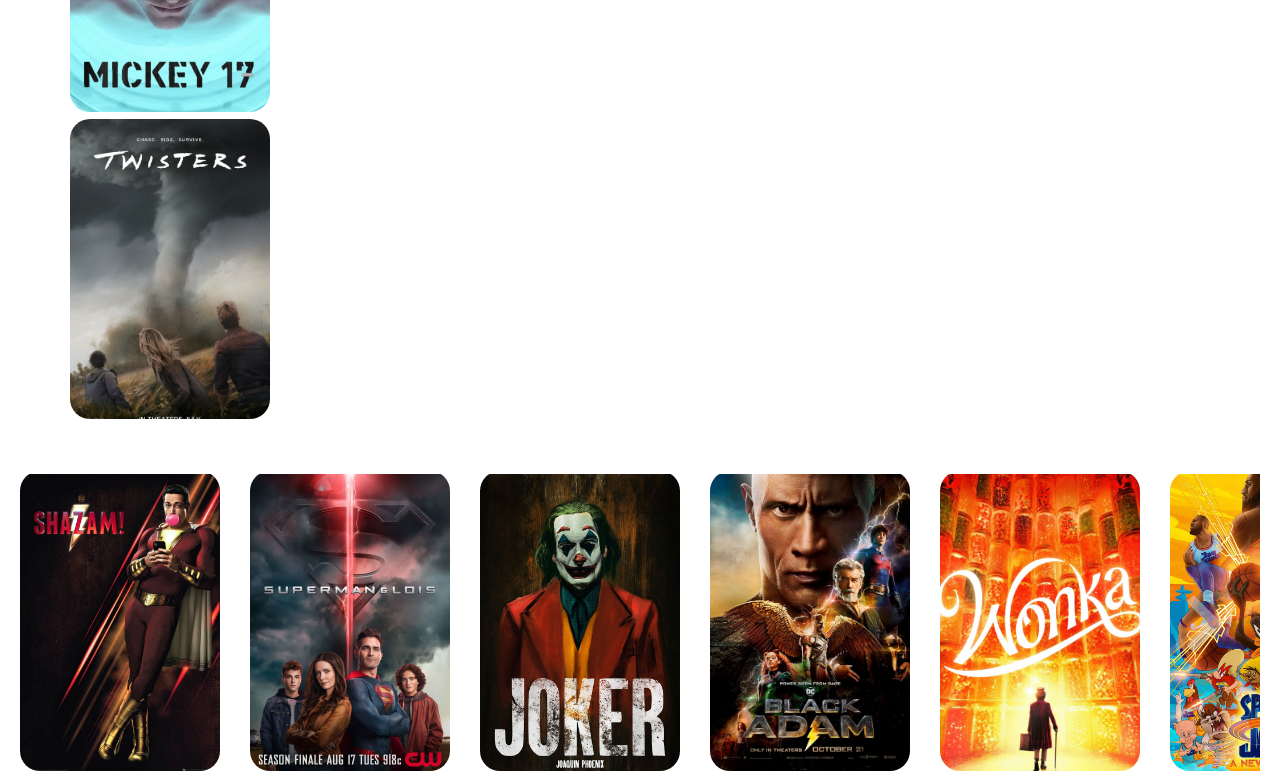
<file: movies.html>
<!DOCTYPE html>
<html lang="en">
<head>
    <meta charset="UTF-8">
    <meta http-equiv="X-UA-Compatible" content="IE=edge">
    <meta name="viewport" content="width=device-width, initial-scale=1.0">
    <link href='https://unpkg.com/boxicons@2.1.4/css/boxicons.min.css' rel='stylesheet'>
    <link rel="icon" type="image/x-icon" href="cutouticon.png">
    <link rel="stylesheet" href="index2.css">
    <title>Warner Bros | Movies</title>
</head>
<body>
    <div class="video-background">
        <video autoplay muted loop id="backgroundVideo">
            <source src="background.mp4" type="video/mp4">
        </video>
    </div>
    <div class="wrapper1">
        <nav class="nav">
            <div class="nav-logo">
                <img class="nav-logo" src="cutouticon.png" alt="logo" style="width: 80px; height: auto; position: absolute; margin-top: 19px;">
            </div>
            <div class="nav-menu" id="navMenu">
                <ul>
                    <li><a href="index.html" class="link">Home</a></li>
                    <li><a href="movies.html" class="link active">Movies</a></li>
                    <li><a href="tvshows.html" class="link ">TV Shows</a></li>
                    <li><a href="games&apps.html" class="link">Games & Apps</a></li>
                    <li><a href="collections.html" class="link">Collections</a></li>
                    <li><a href="aboutus.html" class="link">About Us</a></li>
                    <li><a href="feedback.html" class="link">Feedback</a></li>
                </ul>
            </div>
           
            <div class="nav-menu-btn">
                <i class="bx bx-menu" onclick="myMenuFunction()"></i>
            </div>
        </nav>
    </div>
    <div class="container">
        <div class="content-container">
            <div class="featured-content" style="background: url('aquamanhori.webp');">
                <p class="featured-desc">Half-human, half-Atlantean Arthur Curry must take his rightful place as the king of Atlantis and prevent a large-scale conflict from breaking out between the underwater kingdom and the surface world.</p>
                <button class="featured-button">WATCH NOW!</button>
            </div>
            <div class="movie-list-container">
                <h1 class="movie-list-title">COMING SOON</h1>
                <div class="movie-list-wrapper">
                    <div class="movie-list">
                        <div class="movie-list-item">
                            <img class="movie-list-item-img" src="beetlejuice.jpg" alt="">
                            <span class="movie-list-item-title">Beetlejuice 2</span>
                            <p class="movie-list-item-desc">A 28-year-old artist gets stranded in an expansive, untouched forest in western Ireland. Finding shelter, she unknowingly becomes trapped alongside three strangers who are stalked by mysterious creatures every night. </p>
                            <button onclick="window.location.href='https://www.youtube.com/watch?v=e6yDanmWI1E'" class="movie-list-item-button">Watch</button>
                        </div>
                        </div>
                        <div class="movie-list-item">
                            <img class="movie-list-item-img" src="trap.jpg" alt="">
                            <span class="movie-list-item-title">Trap</span>
                            <p class="movie-list-item-desc">A man and his teenage daughter realize they're at the center of a dark and sinister event while watching a concert.</p>
                            <button class="movie-list-item-button">More info</button>
                        </div>
                        <div class="movie-list-item">
                            <img class="movie-list-item-img" src="batman 2.jpg" alt="">
                            <span class="movie-list-item-title">Batman II</span>
                            <p class="movie-list-item-desc">Sequel to the 2022 film The Batman.</p>
                            <button class="movie-list-item-button">More info</button>
                        </div>
                        <div class="movie-list-item">
                            <img class="movie-list-item-img" src="mickey17.jpg" alt="">
                            <span class="movie-list-item-title">Mickey 17</span>
                            <p class="movie-list-item-desc">A disposable employee is sent on a human expedition to colonize the ice world Niflheim. After one iteration dies, a new body is regenerated with most of his memories intact.</p>
                            <button class="movie-list-item-button">More info</button>
                        </div>
                        <div class="movie-list-item">
                            <img class="movie-list-item-img" src="twisters.jpg" alt="">
                            <span class="movie-list-item-title">Twisters</span>
                            <p class="movie-list-item-desc">Haunted by a devastating encounter with a tornado, Kate Cooper gets lured back to the open plains by her friend, Javi, to test a groundbreaking new tracking system.</p>
                            <button class="movie-list-item-button">More info</button>
                        </div>
                       
                    </div>
                    <i class="bx bx-chevron-right arrow"></i>
                </div>
            </div>
            <div class="movie-list-container">
                <h1 class="movie-list-title">FAVOURITES</h1>
                
                <div class="movie-list-wrapper">
                    <div class="movie-list">
                        <div class="movie-list-item">
                            <img class="movie-list-item-img" src="sci2.webp" alt="">
                            <span class="movie-list-item-title">Shazam 2</span>
                            <p class="movie-list-item-desc">This latest entry in the Monsterverse franchise follows up the explosive showdown of Godzilla vs. Kong with an all-new cinematic adventure, pitting the almighty Kong and the fearsome Godzilla against a colossal undiscovered threat hidden within our world, challenging their very existence -- and our own.</p>
                            <button class="movie-list-item-button">Watch</button>
                        </div>
                        <div class="movie-list-item">
                            <img class="movie-list-item-img" src="tvshow4.jpg" alt="">
                            <span class="movie-list-item-title">Superman and Lois</span>
                            <p class="movie-list-item-desc">Married with two sons, Jonathan and Jordan, Clark Kent and Lois Lane head back to Smallville to reunite with their closest friends. Things take a turn when The Stranger wreaks havoc in their lives.</p>
                            <button class="movie-list-item-button">Watch</button>
                        </div>
                        <div class="movie-list-item">
                            <img class="movie-list-item-img" src="joker.jpg" alt="">
                            <span class="movie-list-item-title">Joker</span>
                            <p class="movie-list-item-desc">Arthur Fleck, a party clown, leads an impoverished life with his ailing mother. However, when society shuns him and brands him as a freak, he decides to embrace the life of crime and chaos.</p>
                            <button class="movie-list-item-button">Watch</button>
                        </div>
                        <div class="movie-list-item">
                            <img class="movie-list-item-img" src="blackadam2.jpg" alt="">
                            <span class="movie-list-item-title">Black Adam</span>
                            <p class="movie-list-item-desc">After being granted with the divine power of the Egyptian Gods and spending almost 5000 years in a guardhouse, Black Adam is freed and he decides to unloose his own style of justice to the world.</p>
                            <button onclick="window.location.href='https://www.google.com'" class="movie-list-item-button">Watch</button>
                        </div>
                        <div class="movie-list-item">
                            <img class="movie-list-item-img" src="wonka.jpeg" alt="">
                            <span class="movie-list-item-title">Wonka</span>
                            <p class="movie-list-item-desc">With dreams of opening a shop in a city renowned for its chocolate, a young and poor Willy Wonka discovers that the industry is run by a cartel of greedy chocolatiers.</p>
                            <button onclick="window.location.href='https://www.google.com'" class="movie-list-item-button">Watch</button>
                        </div>
                        <div class="movie-list-item">
                            <img class="movie-list-item-img" src="spacejam.jpg" alt="">
                            <span class="movie-list-item-title">Space Jam</span>
                            <p class="movie-list-item-desc">LeBron James and his son, Dom, find themselves trapped in a virtual world. In order to get out, LeBron must team up with the Looney Tunes Squad and defeat an algorithm in a basketball match.</p>
                            <button onclick="window.location.href='https://www.google.com'" class="movie-list-item-button">Watch</button>
                        </div>
                        <div class="movie-list-item">
                            <img class="movie-list-item-img" src="theflash.jpg" alt="">
                            <span class="movie-list-item-title">The Flash</span>
                            <p class="movie-list-item-desc">Barry Allen goes back in time to change the events of his past. However, as a result, the world is devoid of its superheroes.</p>
                            <button onclick="window.location.href='https://www.google.com'" class="movie-list-item-button">Watch</button>
                        </div>
                         <div class="movie-list-item">
                            <img class="movie-list-item-img" src="rom2.jpg" alt="">
                            <span class="movie-list-item-title">A Star is Born</span>
                            <p class="movie-list-item-desc">After falling in love with struggling artist Ally, Jackson, a musician, coaxes her to follow her dreams, while he battles with alcoholism and his personal demons.</p>
                            <button onclick="window.location.href='https://www.google.com'" class="movie-list-item-button">Watch</button>
                        </div>
                        <div class="movie-list-item">
                            <img class="movie-list-item-img" src="tvshow8.jpg" alt="">
                            <span class="movie-list-item-title">You</span>
                            <p class="movie-list-item-desc">What would you do for love? For Joe, an intense young man who frequently becomes smitten with beautiful, smart women, this question is put to the test. A charming yet awkward crush becomes something more sinister when love turns into obsession for Joe.</p>
                            <button onclick="window.location.href='https://www.google.com'" class="movie-list-item-button">Watch</button>
                        </div>
                        <div class="movie-list-item">
                            <img class="movie-list-item-img" src="elvis.jpg" alt="">
                            <span class="movie-list-item-title">Elvis</span>
                            <p class="movie-list-item-desc">Whilst on a mission to transform the mainstream rock and roll culture of the USA, singer Elvis Presley uses his fame to highlight racism within the country.</p>
                            <button onclick="window.location.href='https://www.google.com'" class="movie-list-item-button">Watch</button>
                        </div>
                        <div class="movie-list-item">
                            <img class="movie-list-item-img" src="suicidesquad.jpg" alt="">
                            <span class="movie-list-item-title">Suicide Squad</span>
                            <p class="movie-list-item-desc">Amanda Waller assembles a team of imprisoned supervillains to execute dangerous black-ops missions. When an ancient witch threatens to destroy mankind, the squad is tasked with stopping her.</p>
                            <button onclick="window.location.href='https://www.google.com'" class="movie-list-item-button">Watch</button>
                        </div>
                        <div class="movie-list-item">
                            <img class="movie-list-item-img" src="ani1.jpg" alt="">
                            <span class="movie-list-item-title">DC League of Super-Pets</span>
                            <p class="movie-list-item-desc">When Superman and the rest of the league get kidnapped by Lex Luthor, it is up to Superdog Krypto to rescue them. He finds a group of shelter pets with superpowers and convinces them to help him.</p>
                            <button onclick="window.location.href='https://www.google.com'" class="movie-list-item-button">Watch</button>
                        </div>
                    </div>
                    <i class="bx bx-chevron-right arrow"></i>
                </div>
            </div>
        </div>
    </div>
    <script src="index2.js"></script>
</body>
</html>
</file>
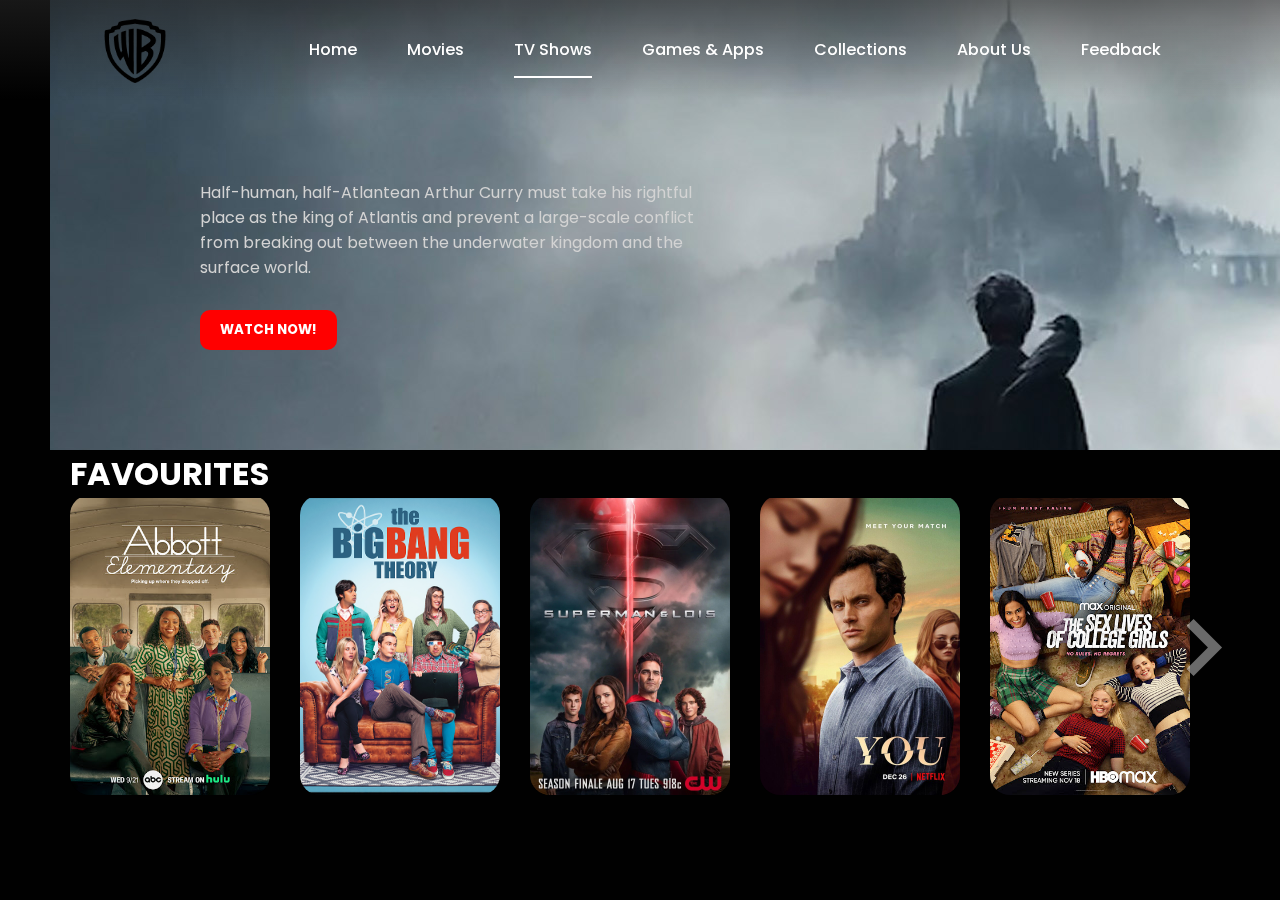
<file: tvshows.html>
<!DOCTYPE html>
<html lang="en">
<head>
    <meta charset="UTF-8">
    <meta http-equiv="X-UA-Compatible" content="IE=edge">
    <meta name="viewport" content="width=device-width, initial-scale=1.0">
    <link href='https://unpkg.com/boxicons@2.1.4/css/boxicons.min.css' rel='stylesheet'>
    <link rel="icon" type="image/x-icon" href="cutouticon.png">
    <link rel="stylesheet" href="index2.css">
    <title>Warner Bros | TV Shows</title>
</head>
<body>
    <div class="video-background">
        <video autoplay muted loop id="backgroundVideo">
            <source src="background.mp4" type="video/mp4">
        </video>
    </div>
    <div class="wrapper1">
        <nav class="nav">
            <div class="nav-logo">
                <img class="nav-logo" src="cutouticon.png" alt="logo" style="width: 80px; height: auto; position: absolute; margin-top: 19px;">
            </div>
            <div class="nav-menu" id="navMenu">
                <ul>
                    <li><a href="index.html" class="link">Home</a></li>
                    <li><a href="movies.html" class="link">Movies</a></li>
                    <li><a href="tvshows.html" class="link active">TV Shows</a></li>
                     <li><a href="games&apps.html" class="link">Games & Apps</a></li>
                    <li><a href="collections.html" class="link">Collections</a></li>
                    <li><a href="aboutus.html" class="link">About Us</a></li>
                    <li><a href="feedback.html" class="link">Feedback</a></li>
                </ul>
            </div>
        
        </nav>
    </div>
    <div class="container">
        <div class="content-container">
            <div class="featured-content" style="background: url('sandman.jpg');">
                <p class="featured-desc">Half-human, half-Atlantean Arthur Curry must take his rightful place as the king of Atlantis and prevent a large-scale conflict from breaking out between the underwater kingdom and the surface world.</p>
                <button class="featured-button">WATCH NOW!</button>
            </div>
            <div class="movie-list-container">
                <h1 class="movie-list-title">FAVOURITES</h1>
                <div class="movie-list-wrapper">
                    <div class="movie-list">
                        <div class="movie-list-item">
                            <img class="movie-list-item-img" src="abbott.jpg" alt="">
                            <span class="movie-list-item-title">Abbott Elementary</span>
                            <p class="movie-list-item-desc">A group of dedicated, passionate teachers -- and a slightly tone-deaf principal -- find themselves thrown together in a Philadelphia public school where, despite the odds stacked against them, they are determined to help their students succeed in life. </p>
                           <button onclick="window.location.href='https://www.youtube.com/watch?v=ww1qEyVG6IA'" class="movie-list-item-button">Watch</button>
                        </div>
                        <div class="movie-list-item">
                            <img class="movie-list-item-img" src="tbbt.jpg" alt="">
                            <span class="movie-list-item-title">TBBT</span>
                            <p class="movie-list-item-desc">The Big Bang Theory is an American television sitcom created by Chuck Lorre and Bill Prady, both of whom served as executive producers on the series, along with Steven Molaro. All three also served as head writers.</p>
                            <button class="movie-list-item-button">Watch</button>
                            </div>
                            <div class="movie-list-item">
                                <img class="movie-list-item-img" src="tvshow4.jpg" alt="">
                                <span class="movie-list-item-title">Superman and Lois</span>
                                <p class="movie-list-item-desc">Married with two sons, Jonathan and Jordan, Clark Kent and Lois Lane head back to Smallville to reunite with their closest friends. Things take a turn when The Stranger wreaks havoc in their lives.</p>
                                <button class="movie-list-item-button">Watch</button>
                            </div>
                            <div class="movie-list-item">
                                <img class="movie-list-item-img" src="tvshow8.jpg" alt="">
                                <span class="movie-list-item-title">You</span>
                                <p class="movie-list-item-desc">What would you do for love? For Joe, an intense young man who frequently becomes smitten with beautiful, smart women, this question is put to the test. A charming yet awkward crush becomes something more sinister when love turns into obsession for Joe.</p>
                                <button onclick="window.location.href='https://www.google.com'" class="movie-list-item-button">Watch</button>
                            </div>
                        <div class="movie-list-item">
                            <img class="movie-list-item-img" src="tvshow5.jpg" alt="">
                            <span class="movie-list-item-title">The Sex Lives of College Girls</span>
                            <p class="movie-list-item-desc">Four sexually active, 18-year-old girls who are also roommates navigate through life experiences at Essex College in Vermont.</p>
                            <button class="movie-list-item-button">Watch</button>
                        </div>
                       
                    </div>
                    <i class="bx bx-chevron-right arrow"></i>
                </div>
            </div>
    </div>
    <script src="index2.js"></script>
</body>
</html>
</file>
<file: index2.css>
/* POPPINS FONT */
@import url('https://fonts.googleapis.com/css2?family=Poppins:wght@400;500;600;700&display=swap');

*{  
    margin: 0;
    padding: 0;
    box-sizing: border-box;
    font-family: 'Poppins', sans-serif;
}
body {
    margin: 0;
    font-family: Arial, sans-serif;
    overflow-x: hidden; /* Prevent horizontal overflow */
}

.video-background {
    position: fixed;
    top: 0;
    left: 0;
    width: 100%;
    height: 100%;
    overflow: hidden;
    z-index: -1;
}

video#backgroundVideo {
    width: 100%;
    height: 100%;
    object-fit: cover;
}

.wrapper1 {
    position: relative;
    z-index: 1;
}
.nav{
    position: fixed;
    top: 0;
    display: flex;
    justify-content: space-around;
    width: 100%;
    height: 100px;
    line-height: 100px;
    background: linear-gradient(rgba(39,39,39, 0.6), transparent);
    z-index: 100;
}
.nav-logo p{
    color: white;
    font-size: 25px;
    font-weight: 600;
}
.nav-menu ul{
    display: flex;
}
.nav-menu ul li{
    list-style-type: none;
}
.nav-menu ul li .link{
    text-decoration: none;
    font-weight: 500;
    color: #fff;
    padding-bottom: 15px;
    margin: 0 25px;
}
.link:hover, .active{
    border-bottom: 2px solid #fff;
    text-decoration: underline;
}
.nav-button .btn{
    width: 130px;
    height: 40px;
    font-weight: 500;
    background: rgba(255, 255, 255, 0.4);
    border: none;
    border-radius: 30px;
    cursor: pointer;
    transition: .3s ease;
}
.btn:hover{
    background: rgba(255, 255, 255, 0.3);
}
#registerBtn{
    margin-left: 15px;
}
.btn.white-btn{
    background: rgba(255, 255, 255, 0.7);
}
.btn.btn.white-btn:hover{
    background: rgba(255, 255, 255, 0.5);
}
.nav-menu-btn{
    display: none;
}

  
  .logo-container {
    flex: 1;
  }
  
  .logo {
    font-size: 30px;
    color: #4dbf00;
  }
  
  .menu-container {
    flex: 6;
  }
  
  .menu-list {
    display: flex;
    list-style: none;
  }
  
  .menu-list-item {
    margin-right: 30px;
  }
  
  .menu-list-item.active {
    font-weight: bold;
  }
  .profile-container {
    flex: 2;
    display: flex;
    align-items: center;
    justify-content: flex-end;
  }
  
  .profile-text-container {
    margin: 0 20px;
  }
  
  .profile-picture {
    width: 32px;
    height: 32px;
    border-radius: 50%;
    object-fit: cover;
  }
  
  .toggle {
    width: 40px;
    height: 20px;
    background-color: white;
    border-radius: 30px;
    display: flex;
    align-items: center;
    justify-content: space-around;
    position: relative;
  }
  
  .toggle-icon {
    color: goldenrod;
  }
  
  .toggle-ball {
    width: 18px;
    height: 18px;
    background-color: black;
    position: absolute;
    right: 1px;
    border-radius: 50%;
    cursor: pointer;
    transition: 1s ease all;
  }
  
  .sidebar {
    width: 50px;
    height: 100%;
    background-color: black;
    position: fixed;
    top: 0;
    display: flex;
    flex-direction: column;
    align-items: center;
    padding-top: 60px;
  }
  
  .left-menu-icon {
    color: white;
    font-size: 20px;
    margin-bottom: 40px;
  }
  
  .container {
    min-height: calc(100vh - 50px);
    color: white;
  }
  
  .content-container {
    margin-left: 50px;
  }
  
  .featured-content {
    height: 50vh;
    padding: 150px;
  }
  
  .featured-title {
    width: 200px;
  }
  
  .featured-desc {
    width: 500px;
    color: lightgray;
    margin: 30px 0;
  }
  
  .featured-button {
    background-color: #ff0000;
    color: white;
    padding: 10px 20px;
    border-radius: 10px;
    border: none;
    outline: none;
    font-weight: bold;
  }
  .featured-button:hover{
    background-color: #a20a0a;
    transition: 1s all ease-in-out;
  }
  .movie-list-container {
    padding: 0 20px;
  }
  
  .movie-list-wrapper {
    position: relative;
    overflow: hidden;
  }
  
  .movie-list {
    display: flex;
    align-items: center;
    height: 300px;
    transform: translateX(0);
    transition: all 1s ease-in-out;
  }
  
  .movie-list-item {
    margin-right: 30px;
    position: relative;
  }
  
  .movie-list-item:hover .movie-list-item-img {
    transform: scale(1.2);
    margin: 0 30px;
    opacity: 0.5;
  }
  
  .movie-list-item:hover .movie-list-item-title,
  .movie-list-item:hover .movie-list-item-desc,
  .movie-list-item:hover .movie-list-item-button {
    opacity: 1;
  }
  
  .movie-list-item-img {
    transition: all 1s ease-in-out;
    width: 200px;
    height: 300px;
    object-fit: cover;
    border-radius: 20px;
  }
  
  .movie-list-item-title {
    padding: 10px;
    font-size: 32px;
    font-weight: bold;
    position: absolute;
    top: 0%;
    left: 10px;
    opacity: 0;
    transition: 1s all ease-in-out;
  }
  
  .movie-list-item-desc {
    padding: 10px 10px;
    font-size: 14px;
    position: absolute;
    top:10%;
    left: 50px;
    width: 230px;
    opacity: 0;
    transition: 1s all ease-in-out;
  }
  
  .movie-list-item-button {
    padding: 10px;
    background-color: #c41515;
    color: white;
    border-radius: 10px;
    outline: none;
    border: none;
    cursor: pointer;
    position: absolute;
    bottom: 20px;
    left: 50px;
    opacity: 0;
    transition: 1s all ease-in-out;
  }
  .movie-list-item-button:hover{
    background-color: #ff0000;
    transition: 1s all ease-in-out;
    font-weight: 300;
  }
  .arrow {
    font-size: 120px;
    position: absolute;
    top: 90px;
    right: 0;
    color: lightgray;
    opacity: 0.5;
    cursor: pointer;
  }
  
  .container.active {
    background-color: white;
  }
  
  .movie-list-title.active {
    color: black;
  }
  
  .navbar-container.active {
    background-color: white;
  
    color: black;
  }
  
  .sidebar.active{
      background-color: white;
  }
  
  .left-menu-icon.active{
      color: black;
  }
  
  .toggle.active{
      background-color: black;
  }
  
  .toggle-ball.active{
      background-color: white;
      transform: translateX(-20px);
  }
  
  @media only screen and (max-width: 940px){
      .menu-container{
          display: none;
      }
  }
</file>
<file: feedback.css>
/* POPPINS FONT */
@import url('https://fonts.googleapis.com/css2?family=Poppins:wght@400;500;600;700&display=swap');

*{  
    margin: 0;
    padding: 0;
    box-sizing: border-box;
    font-family: 'Poppins', sans-serif;
}

body {
    font-family: Arial, sans-serif;
    overflow-x: hidden; /* Prevent horizontal overflow */
}

.video-background {
    position: fixed;
    top: 0;
    left: 0;
    width: 100%;
    height: 100%;
    overflow: hidden;
    z-index: -1;
}

video#backgroundVideo {
    width: 100%;
    height: 100%;
    object-fit: cover;
}

.nav {
    position: fixed;
    top: 0;
    display: flex;
    justify-content: space-around;
    width: 100%;
    height: 100px;
    line-height: 100px;
    background: linear-gradient(rgba(39, 39, 39, 0.6), transparent);
    z-index: 100;
}

.nav-logo p {
    color: white;
    font-size: 25px;
    font-weight: 600;
}

.nav-menu ul {
    display: flex;
}

.nav-menu ul li {
    list-style-type: none;
}

.nav-menu ul li .link {
    text-decoration: none;
    font-weight: 500;
    color: #fff;
    padding-bottom: 15px;
    margin: 0 25px;
}

.link:hover, .active {
    border-bottom: 2px solid #fff;
    text-decoration: underline;
}
  .container {
    min-height: calc(100vh - 50px);
    color: white;
  }
/* Form styling */
input[type=text], select, textarea {
    width: 100%; /* Full width */
    padding: 12px; /* Some padding */
    border: 1px solid #ccc; /* Gray border */
    border-radius: 4px; /* Rounded borders */
    box-sizing: border-box; /* Make sure that padding and width stays in place */
    margin-top: 6px; /* Add a top margin */
    margin-bottom: 16px; /* Bottom margin */
    resize: vertical; /* Allow the user to vertically resize the textarea (not horizontally) */
}

input[type=submit] {
    background-color: #04AA6D;
    color: white;
    padding: 12px 20px;
    border: none;
    border-radius: 4px;
    cursor: pointer;
}

input[type=submit]:hover {
    background-color: #45a049;
}

.container {
    border-radius: 5px;
    background-color: #f2f2f2;
    padding: 20px;
    margin-top: 120px; /* To avoid overlap with the fixed navbar */
}
</file>
